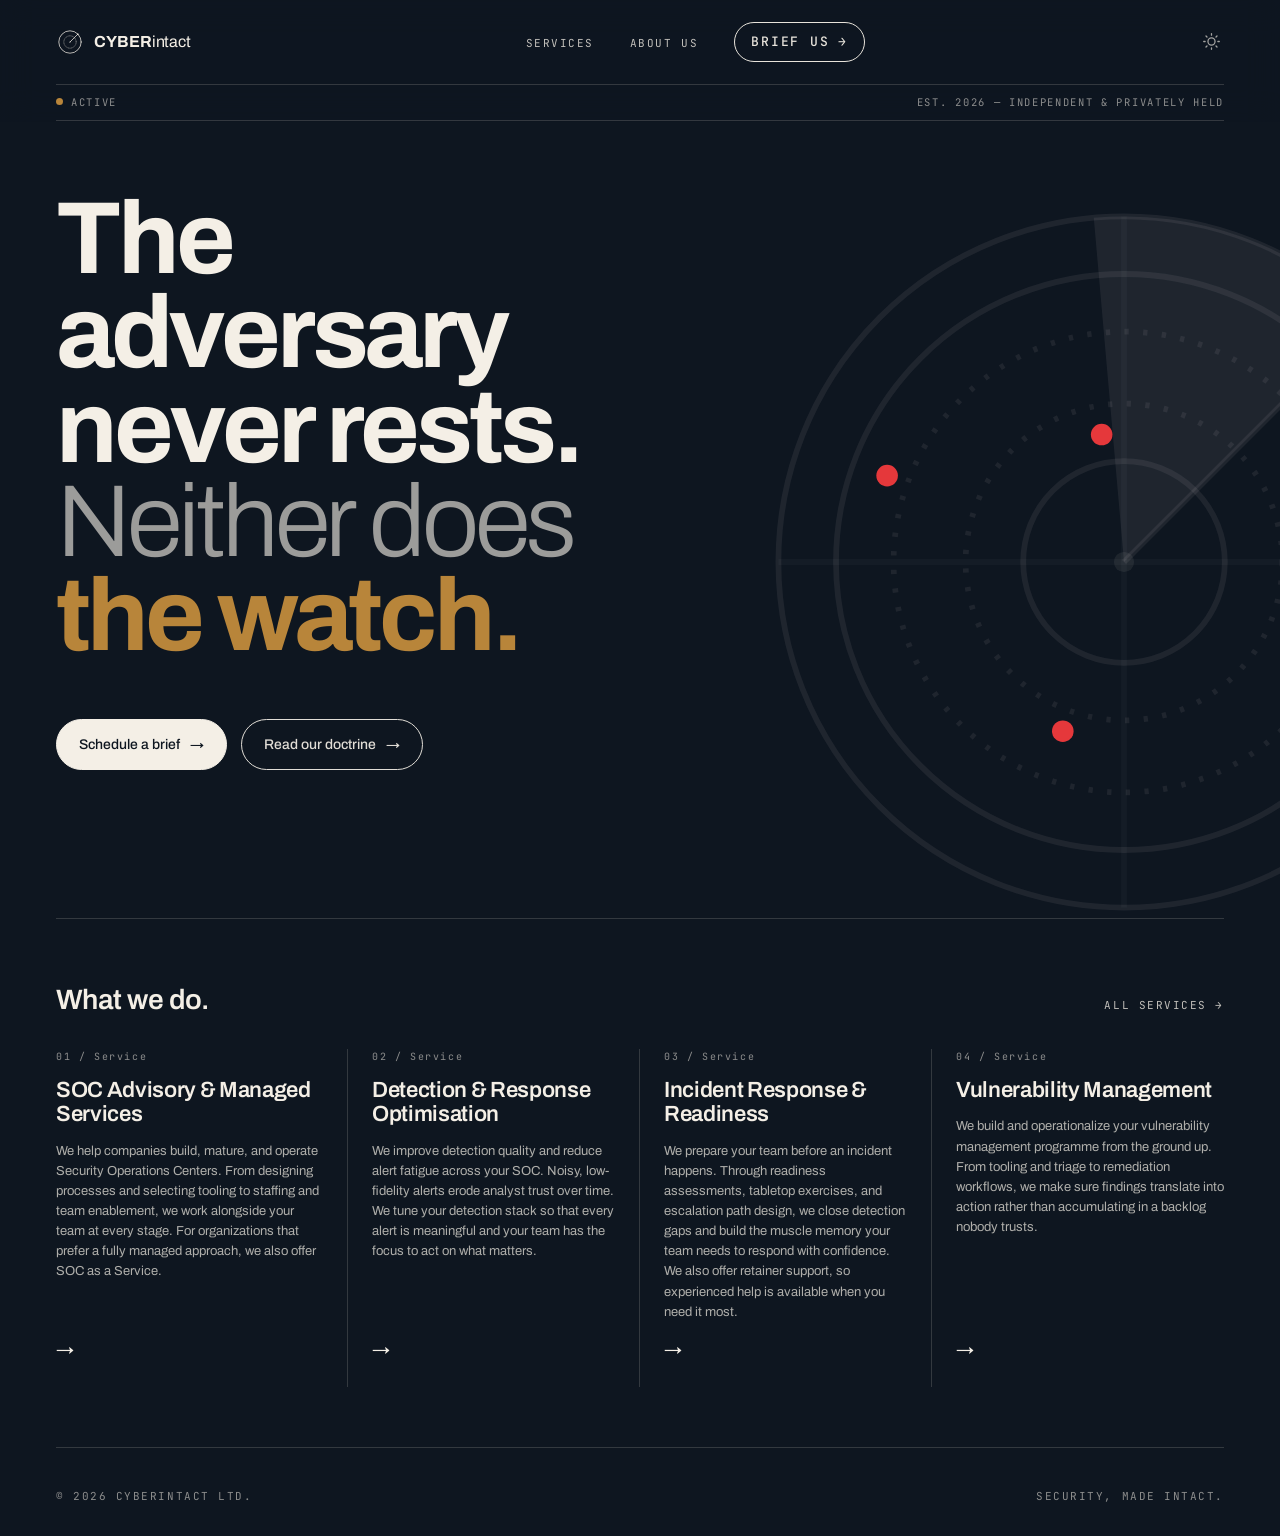
<file: index.html>
<!doctype html>
<html lang="en">
<head>
  <meta charset="utf-8" />

  <!-- Anti-flash script: reads the saved theme from storage and applies it
       before the page renders, preventing a visible flicker on load -->
  <script>try{var __t=localStorage.getItem('re-theme')||sessionStorage.getItem('re-theme');if(__t==='light')document.documentElement.dataset.theme='light';}catch(e){}</script>

  <!-- Tells the browser to match the device width and not zoom on mobile -->
  <meta name="viewport" content="width=device-width, initial-scale=1" />

  <!-- Browser tab title -->
  <title>CyberIntact — Security, made intact.</title>

  <!-- Description shown by search engines in results -->
  <meta name="description" content="A small consultancy that helps organisations understand where they are exposed, fix what matters most, and build the capability to stay ahead of threats over time." />

  <!-- SVG favicon shown in the browser tab -->
  <link rel="icon" type="image/svg+xml" href="logo.svg" />

  <!-- Early DNS connections for Google Fonts to reduce load time -->
  <link rel="preconnect" href="https://fonts.googleapis.com" />
  <link rel="preconnect" href="https://fonts.gstatic.com" crossorigin />

  <!-- Load the Archivo and JetBrains Mono font families from Google Fonts -->
  <link href="https://fonts.googleapis.com/css2?family=Archivo:wght@300;400;500;600;700;800&family=JetBrains+Mono:wght@400;500&display=swap" rel="stylesheet" />

  <!-- Main stylesheet -->
  <link rel="stylesheet" href="style.css" />
</head>
<body>

  <!-- ── Site header ────────────────────────────────────────────────────
       Sticky header spanning the full viewport width. The inner .wrap div
       constrains the nav content to the max-width like the rest of the page. -->
  <header>
  <div class="wrap">

    <!-- Primary navigation bar -->
    <nav class="nav" aria-label="Primary">

      <!-- Logo lockup: SVG icon + wordmark, links back to the homepage -->
      <a class="lockup" href="index.html" aria-label="CyberIntact home">
        <svg viewBox="0 0 100 100" fill="none" stroke="currentColor" stroke-width="2.6" stroke-linecap="round" aria-hidden="true">
          <circle cx="50" cy="50" r="40"/>
          <circle cx="50" cy="50" r="22" stroke-dasharray="1.5 4" stroke-opacity="0.55"/>
          <line x1="50" y1="50" x2="78" y2="22"/>
          <circle cx="78" cy="22" r="2.8" fill="currentColor" stroke="none"/>
          <circle cx="50" cy="50" r="1.8" fill="currentColor" stroke="none"/>
        </svg>
        <span>CYBER<em>intact</em></span>
      </a>

      <!-- Navigation links. "Brief us" has the .cta class for the pill style. -->
      <ul>
        <li><a href="services.html">Services</a></li>
        <li><a href="about_us.html">About us</a></li>
        <li><a class="cta" href="brief.html">Brief us</a></li>
      </ul>

      <!-- Dark / light theme toggle button. Icons are swapped via CSS. -->
      <button class="theme-toggle" aria-label="Switch to light theme">
        <!-- Sun icon: shown in dark mode -->
        <svg class="icon-sun" viewBox="0 0 24 24" fill="none" stroke="currentColor" stroke-width="1.8" stroke-linecap="round" aria-hidden="true">
          <circle cx="12" cy="12" r="5"/>
          <line x1="12" y1="1" x2="12" y2="3"/><line x1="12" y1="21" x2="12" y2="23"/>
          <line x1="4.22" y1="4.22" x2="5.64" y2="5.64"/><line x1="18.36" y1="18.36" x2="19.78" y2="19.78"/>
          <line x1="1" y1="12" x2="3" y2="12"/><line x1="21" y1="12" x2="23" y2="12"/>
          <line x1="4.22" y1="19.78" x2="5.64" y2="18.36"/><line x1="18.36" y1="5.64" x2="19.78" y2="4.22"/>
        </svg>
        <!-- Moon icon: shown in light mode -->
        <svg class="icon-moon" viewBox="0 0 24 24" fill="none" stroke="currentColor" stroke-width="1.8" stroke-linecap="round" aria-hidden="true">
          <path d="M21 12.79A9 9 0 1 1 11.21 3 7 7 0 0 0 21 12.79z"/>
        </svg>
      </button>
    </nav>

    <!-- Thin info bar below the nav: live status indicator and founding year -->
    <div class="meta-strip">
      <span><span class="live"></span>Active</span>
      <span>Est. 2026 — independent &amp; privately held</span>
    </div>
  </div>
  </header>

  <main class="wrap">

    <!-- ── Hero section ─────────────────────────────────────────────────
         Full-width hero with the main headline, CTA buttons, and the
         animated radar SVG decoration positioned to the right.          -->
    <section class="hero">

      <!-- Decorative animated radar SVG (hidden from screen readers) -->
      <div class="hero-deco" aria-hidden="true">
        <svg viewBox="0 0 100 100" fill="none" stroke="currentColor" stroke-width="0.8">
          <!-- Outer and inner static rings -->
          <circle cx="50" cy="50" r="48"/>
          <circle cx="50" cy="50" r="40"/>
          <!-- Dashed rings that spin slowly in CSS -->
          <circle cx="50" cy="50" r="32" stroke-dasharray="0.6 2" class="ring-spin-cw"/>
          <circle cx="50" cy="50" r="22" stroke-dasharray="0.6 2" class="ring-spin-ccw"/>
          <!-- Centre rings and dot -->
          <circle cx="50" cy="50" r="14"/>
          <circle cx="50" cy="50" r="1.4" fill="currentColor" stroke="none"/>
          <!-- Crosshair lines -->
          <line x1="2" y1="50" x2="98" y2="50" stroke-opacity="0.4"/>
          <line x1="50" y1="2" x2="50" y2="98" stroke-opacity="0.4"/>
          <!-- Rotating sweep arm and its trailing fill wedge -->
          <g class="radar-sweep">
            <rect width="100" height="100" fill="none" stroke="none"/>
            <path class="radar-trail" d="M 50 50 L 45.8 2.2 A 48 48 0 0 1 84 16 Z"/>
            <line x1="50" y1="50" x2="84" y2="16"/>
            <circle cx="84" cy="16" r="2" fill="currentColor" stroke="none"/>
          </g>
          <!-- Detection dots that flash when the sweep passes over them -->
          <g class="radar-detect" style="animation-delay:1.26s">
            <circle cx="78.2" cy="60.3" r="1.5" class="radar-detect-dot"/>
          </g>
          <g class="radar-detect" style="animation-delay:3.01s">
            <circle cx="41.5" cy="73.5" r="1.5" class="radar-detect-dot"/>
          </g>
          <g class="radar-detect" style="animation-delay:4.76s">
            <circle cx="17.1" cy="38.0" r="1.5" class="radar-detect-dot"/>
          </g>
          <g class="radar-detect" style="animation-delay:5.93s">
            <circle cx="46.9" cy="32.3" r="1.5" class="radar-detect-dot"/>
          </g>
        </svg>
      </div>

      <!-- Hero text and CTA buttons -->
      <div class="hero-grid">
        <div>
          <!-- Main headline -->
          <h1>
            The adversary<br/>
            never rests.<br/>
            <em>Neither does</em><br/>
            <span class="accent">the watch.</span>
          </h1>

          <!-- Call-to-action buttons: primary leads to the Brief page, ghost to About -->
          <div class="actions">
            <a class="btn primary" href="brief.html">Schedule a brief</a>
            <a class="btn ghost"   href="about_us.html">Read our doctrine</a>
          </div>
        </div>
      </div>
    </section>

    <!-- ── Service preview section ───────────────────────────────────────
         Four service cards giving a summary of each practice area.
         Links to the full Services page via the "All services →" link.  -->
    <section class="svc-preview">

      <!-- Section header with title and link to the full services list -->
      <div class="head">
        <h2>What we do.</h2>
        <a href="services.html">All services →</a>
      </div>

      <!-- Four-column grid of service summary cards -->
      <div class="svc-grid">

        <!-- Service card 01: SOC Advisory & Managed Services -->
        <article class="svc-card">
          <div class="num">01 / Service</div>
          <h3>SOC Advisory & Managed Services</h3>
          <p>We help companies build, mature, and operate Security Operations Centers. From designing processes and selecting tooling to staffing and team enablement, we work alongside your team at every stage. For organizations that prefer a fully managed approach, we also offer SOC as a Service.</p>
          <div class="arrow">→</div>
        </article>

        <!-- Service card 02: Detection & Response Optimisation -->
        <article class="svc-card">
          <div class="num">02 / Service</div>
          <h3>Detection & Response Optimisation</h3>
          <p>We improve detection quality and reduce alert fatigue across your SOC. Noisy, low-fidelity alerts erode analyst trust over time. We tune your detection stack so that every alert is meaningful and your team has the focus to act on what matters.</p>
          <div class="arrow">→</div>
        </article>

        <!-- Service card 03: Incident Response & Readiness -->
        <article class="svc-card">
          <div class="num">03 / Service</div>
          <h3>Incident Response & Readiness</h3>
          <p>We prepare your team before an incident happens. Through readiness assessments, tabletop exercises, and escalation path design, we close detection gaps and build the muscle memory your team needs to respond with confidence. We also offer retainer support, so experienced help is available when you need it most.</p>
          <div class="arrow">→</div>
        </article>

        <!-- Service card 04: Vulnerability Management -->
        <article class="svc-card">
          <div class="num">04 / Service</div>
          <h3>Vulnerability Management</h3>
          <p>We build and operationalize your vulnerability management programme from the ground up. From tooling and triage to remediation workflows, we make sure findings translate into action rather than accumulating in a backlog nobody trusts.</p>
          <div class="arrow">→</div>
        </article>

      </div>
    </section>

    <!-- ── Site footer ────────────────────────────────────────────────── -->
    <footer class="site">
      <span>© 2026 CyberIntact Ltd.</span>
      <span>Security, made intact.</span>
    </footer>

  </main>

  <!-- Main JavaScript: theme toggle, sticky header, scroll-reveal -->
  <script src="site.js"></script>
</body>
</html>
</file>
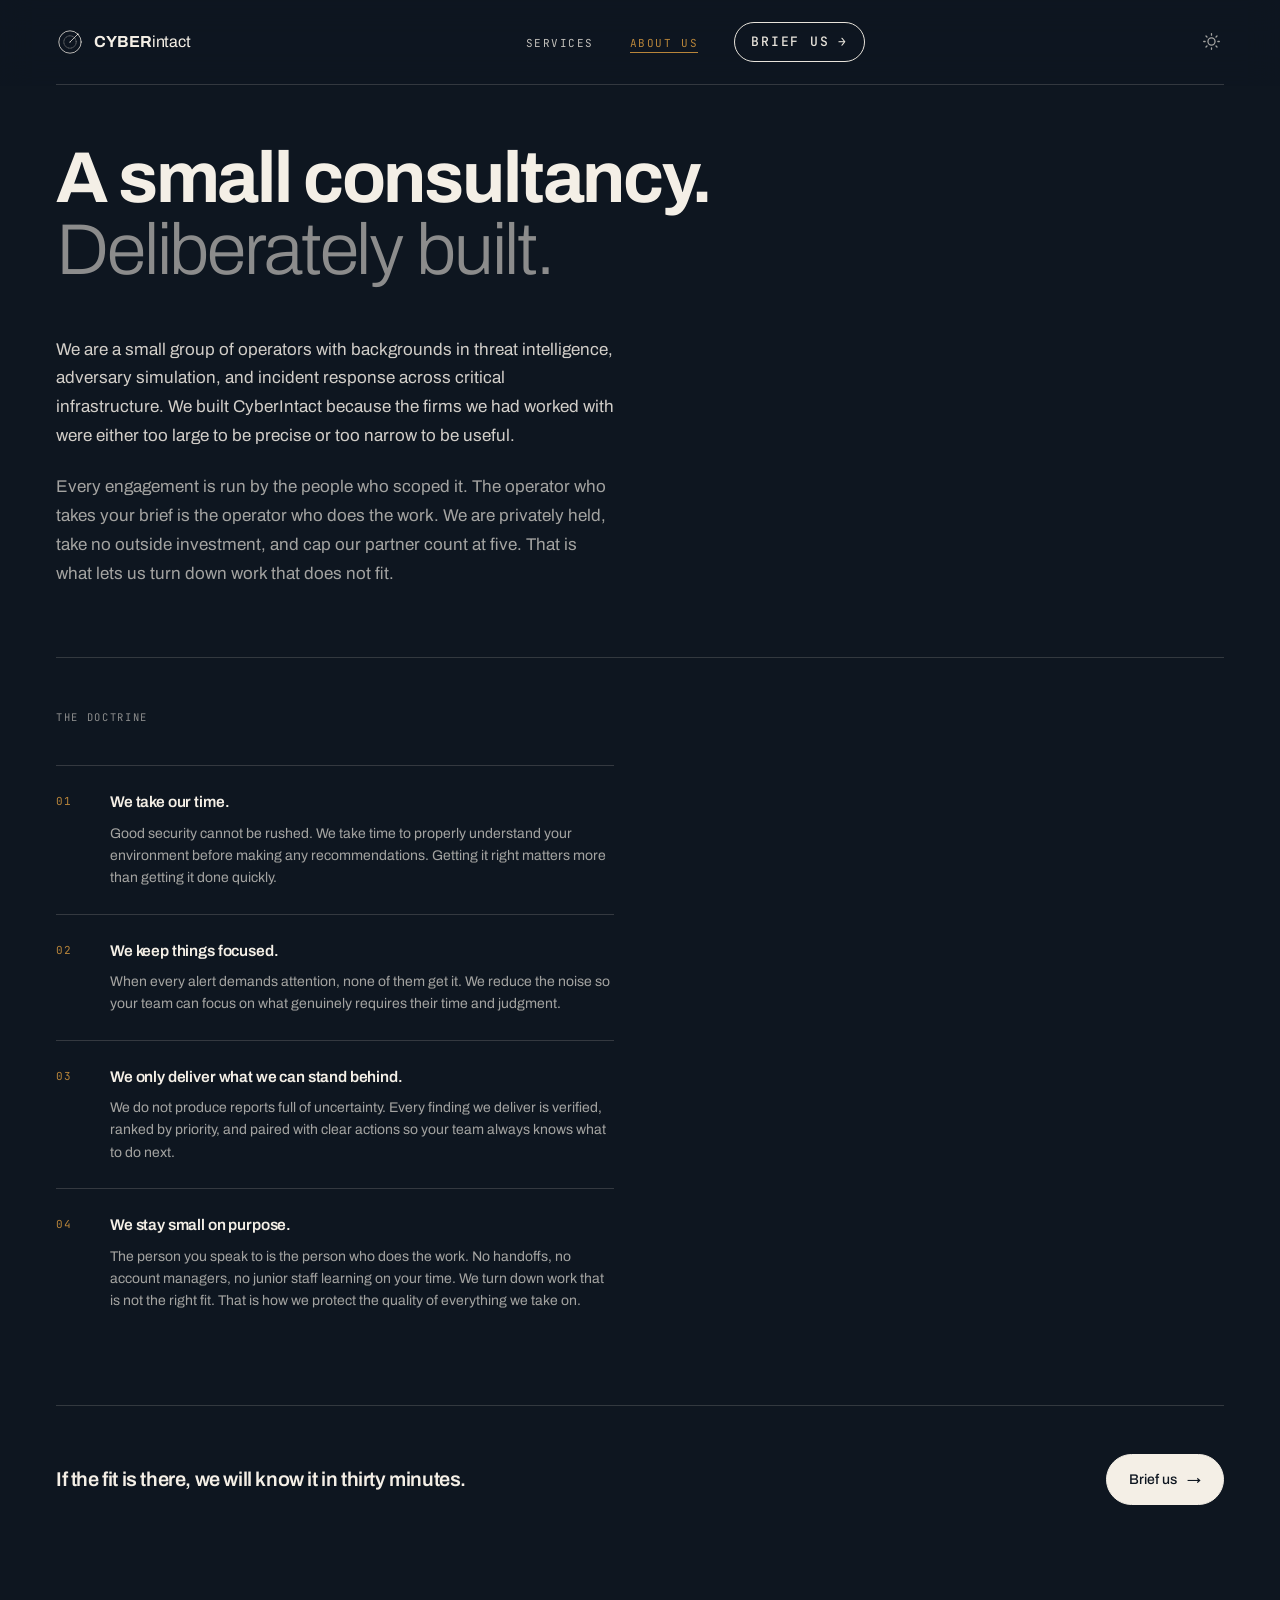
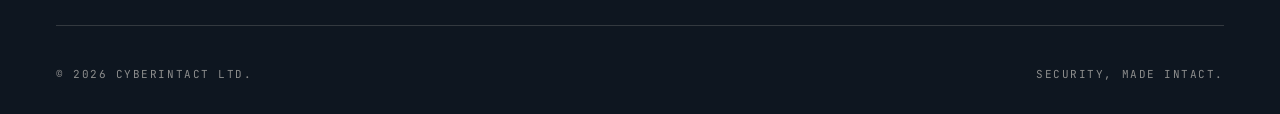
<file: about_us.html>
<!doctype html>
<html lang="en">
<head>
  <meta charset="utf-8" />

  <!-- Anti-flash script: reads the saved theme from storage and applies it
       before the page renders, preventing a visible flicker on load -->
  <script>try{var __t=localStorage.getItem('re-theme')||sessionStorage.getItem('re-theme');if(__t==='light')document.documentElement.dataset.theme='light';}catch(e){}</script>

  <!-- Tells the browser to match the device width and not zoom on mobile -->
  <meta name="viewport" content="width=device-width, initial-scale=1" />

  <!-- Browser tab title -->
  <title>About — CyberIntact</title>

  <!-- Description shown by search engines in results -->
  <meta name="description" content="A small consultancy. A doctrine built around patience, restraint, and accuracy." />

  <!-- SVG favicon shown in the browser tab -->
  <link rel="icon" type="image/svg+xml" href="logo.svg" />

  <!-- Early DNS connections for Google Fonts to reduce load time -->
  <link rel="preconnect" href="https://fonts.googleapis.com" />
  <link rel="preconnect" href="https://fonts.gstatic.com" crossorigin />

  <!-- Load the Archivo and JetBrains Mono font families from Google Fonts -->
  <link href="https://fonts.googleapis.com/css2?family=Archivo:wght@300;400;500;600;700;800&family=JetBrains+Mono:wght@400;500&display=swap" rel="stylesheet" />

  <!-- Main stylesheet -->
  <link rel="stylesheet" href="style.css" />
</head>
<body>

  <!-- ── Site header ────────────────────────────────────────────────────
       Sticky header spanning the full viewport width. The inner .wrap div
       constrains the nav content to the max-width like the rest of the page. -->
  <header>
  <div class="wrap">

    <!-- Primary navigation bar -->
    <nav class="nav" aria-label="Primary">

      <!-- Logo lockup: SVG icon + wordmark, links back to the homepage -->
      <a class="lockup" href="index.html">
        <svg viewBox="0 0 100 100" fill="none" stroke="currentColor" stroke-width="2.6" stroke-linecap="round" aria-hidden="true">
          <circle cx="50" cy="50" r="40"/>
          <circle cx="50" cy="50" r="22" stroke-dasharray="1.5 4" stroke-opacity="0.55"/>
          <line x1="50" y1="50" x2="78" y2="22"/>
          <circle cx="78" cy="22" r="2.8" fill="currentColor" stroke="none"/>
          <circle cx="50" cy="50" r="1.8" fill="currentColor" stroke="none"/>
        </svg>
        <span>CYBER<em>intact</em></span>
      </a>

      <!-- Navigation links. "About us" has .active since this is the About page. -->
      <ul>
        <li><a href="services.html">Services</a></li>
        <li><a class="active" href="about_us.html">About us</a></li>
        <li><a class="cta" href="brief.html">Brief us</a></li>
      </ul>

      <!-- Dark / light theme toggle button. Icons are swapped via CSS. -->
      <button class="theme-toggle" aria-label="Switch to light theme">
        <!-- Sun icon: shown in dark mode -->
        <svg class="icon-sun" viewBox="0 0 24 24" fill="none" stroke="currentColor" stroke-width="1.8" stroke-linecap="round" aria-hidden="true">
          <circle cx="12" cy="12" r="5"/>
          <line x1="12" y1="1" x2="12" y2="3"/><line x1="12" y1="21" x2="12" y2="23"/>
          <line x1="4.22" y1="4.22" x2="5.64" y2="5.64"/><line x1="18.36" y1="18.36" x2="19.78" y2="19.78"/>
          <line x1="1" y1="12" x2="3" y2="12"/><line x1="21" y1="12" x2="23" y2="12"/>
          <line x1="4.22" y1="19.78" x2="5.64" y2="18.36"/><line x1="18.36" y1="5.64" x2="19.78" y2="4.22"/>
        </svg>
        <!-- Moon icon: shown in light mode -->
        <svg class="icon-moon" viewBox="0 0 24 24" fill="none" stroke="currentColor" stroke-width="1.8" stroke-linecap="round" aria-hidden="true">
          <path d="M21 12.79A9 9 0 1 1 11.21 3 7 7 0 0 0 21 12.79z"/>
        </svg>
      </button>
    </nav>
  </div>
  </header>

  <main class="wrap">

    <!-- ── Page hero ─────────────────────────────────────────────────────
         Inner-page hero with the section heading. -->
    <section class="phero">
      <h1>A small consultancy.<br><em>Deliberately built.</em></h1>
    </section>

    <!-- ── About body copy ───────────────────────────────────────────────
         Two paragraphs introducing who CyberIntact is and how they work. -->
    <section style="padding:0 0 68px; max-width:62ch;">
      <p style="font-size:17px; line-height:1.7; color:var(--text-hi); margin:0 0 22px; text-wrap:pretty;">We are a small group of operators with backgrounds in threat intelligence, adversary simulation, and incident response across critical infrastructure. We built CyberIntact because the firms we had worked with were either too large to be precise or too narrow to be useful.</p>
      <p style="font-size:17px; line-height:1.7; color:var(--text-lo); margin:0; text-wrap:pretty;">Every engagement is run by the people who scoped it. The operator who takes your brief is the operator who does the work. We are privately held, take no outside investment, and cap our partner count at five. That is what lets us turn down work that does not fit.</p>
    </section>

    <!-- ── Doctrine section ──────────────────────────────────────────────
         Four numbered principles that define how CyberIntact operates.   -->
    <section style="border-top:1px solid var(--rule-d); padding:52px 0 68px;">

      <!-- Section label -->
      <div style="font-family:'JetBrains Mono',monospace; font-size:10.5px; letter-spacing:0.16em; text-transform:uppercase; color:var(--muted-d); margin-bottom:40px;">The doctrine</div>

      <!-- Numbered list of doctrine principles -->
      <ol class="doctrine" style="list-style:none; padding:0; margin:0; max-width:62ch; display:grid; gap:0;">

        <!-- Principle 01 -->
        <li style="display:grid; grid-template-columns:36px 1fr; gap:18px; padding:24px 0; border-top:1px solid var(--rule-d);">
          <span style="font-family:'JetBrains Mono',monospace; font-size:11px; color:var(--amber); padding-top:3px; letter-spacing:0.1em;">01</span>
          <div>
            <b style="font-weight:600; font-size:15.5px; letter-spacing:-0.01em; display:block; margin-bottom:9px;">We take our time.</b>
            <p style="font-size:14px; line-height:1.6; color:var(--text-lo); margin:0;">Good security cannot be rushed. We take time to properly understand your environment before making any recommendations. Getting it right matters more than getting it done quickly.</p>
          </div>
        </li>

        <!-- Principle 02 -->
        <li style="display:grid; grid-template-columns:36px 1fr; gap:18px; padding:24px 0; border-top:1px solid var(--rule-d);">
          <span style="font-family:'JetBrains Mono',monospace; font-size:11px; color:var(--amber); padding-top:3px; letter-spacing:0.1em;">02</span>
          <div>
            <b style="font-weight:600; font-size:15.5px; letter-spacing:-0.01em; display:block; margin-bottom:9px;">We keep things focused.</b>
            <p style="font-size:14px; line-height:1.6; color:var(--text-lo); margin:0;">When every alert demands attention, none of them get it. We reduce the noise so your team can focus on what genuinely requires their time and judgment.</p>
          </div>
        </li>

        <!-- Principle 03 -->
        <li style="display:grid; grid-template-columns:36px 1fr; gap:18px; padding:24px 0; border-top:1px solid var(--rule-d);">
          <span style="font-family:'JetBrains Mono',monospace; font-size:11px; color:var(--amber); padding-top:3px; letter-spacing:0.1em;">03</span>
          <div>
            <b style="font-weight:600; font-size:15.5px; letter-spacing:-0.01em; display:block; margin-bottom:9px;">We only deliver what we can stand behind.</b>
            <p style="font-size:14px; line-height:1.6; color:var(--text-lo); margin:0;">We do not produce reports full of uncertainty. Every finding we deliver is verified, ranked by priority, and paired with clear actions so your team always knows what to do next.</p>
          </div>
        </li>

        <!-- Principle 04 -->
        <li style="display:grid; grid-template-columns:36px 1fr; gap:18px; padding:24px 0; border-top:1px solid var(--rule-d);">
          <span style="font-family:'JetBrains Mono',monospace; font-size:11px; color:var(--amber); padding-top:3px; letter-spacing:0.1em;">04</span>
          <div>
            <b style="font-weight:600; font-size:15.5px; letter-spacing:-0.01em; display:block; margin-bottom:9px;">We stay small on purpose.</b>
            <p style="font-size:14px; line-height:1.6; color:var(--text-lo); margin:0;">The person you speak to is the person who does the work. No handoffs, no account managers, no junior staff learning on your time. We turn down work that is not the right fit. That is how we protect the quality of everything we take on.</p>
          </div>
        </li>

      </ol>
    </section>

    <!-- ── Bottom CTA strip ──────────────────────────────────────────────
         Closing prompt that leads visitors to the Brief page.            -->
    <section style="border-top:1px solid var(--rule-d); padding:48px 0 60px; display:flex; justify-content:space-between; align-items:center; gap:40px; flex-wrap:wrap;">
      <p style="font-size:20px; font-weight:600; letter-spacing:-0.02em; margin:0; line-height:1.2;">If the fit is there, we will know it in thirty minutes.</p>
      <a class="btn primary" href="brief.html">Brief us</a>
    </section>

    <!-- ── Site footer ────────────────────────────────────────────────── -->
    <footer class="site">
      <span>© 2026 CyberIntact Ltd.</span>
      <span>Security, made intact.</span>
    </footer>
  </main>

  <!-- Main JavaScript: theme toggle, sticky header, scroll-reveal -->
  <script src="site.js"></script>
</body>
</html>
</file>
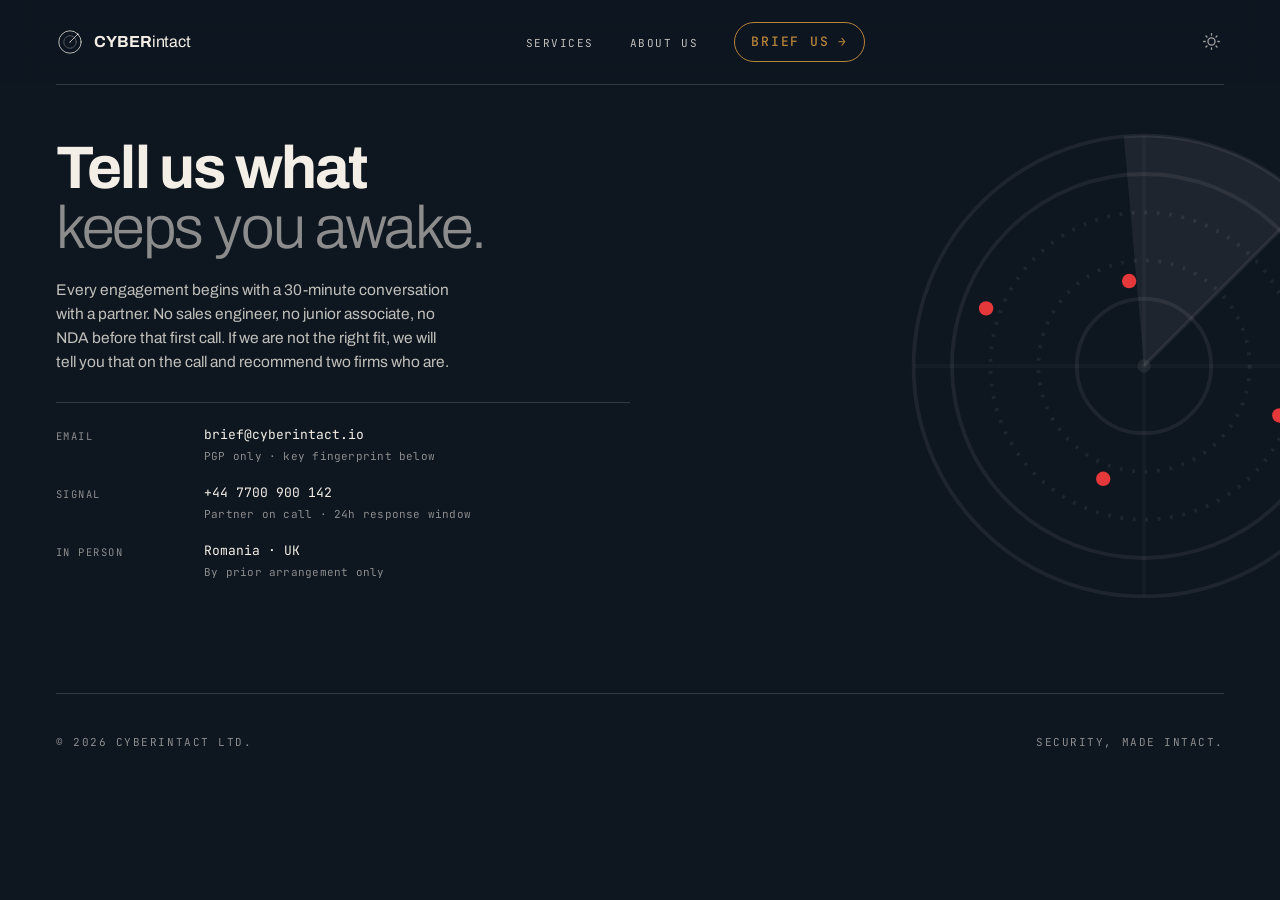
<file: brief.html>
<!doctype html>
<html lang="en">
<head>
  <meta charset="utf-8" />

  <!-- Anti-flash script: reads the saved theme from storage and applies it
       before the page renders, preventing a visible flicker on load -->
  <script>try{var __t=localStorage.getItem('re-theme')||sessionStorage.getItem('re-theme');if(__t==='light')document.documentElement.dataset.theme='light';}catch(e){}</script>

  <!-- Tells the browser to match the device width and not zoom on mobile -->
  <meta name="viewport" content="width=device-width, initial-scale=1" />

  <!-- Browser tab title -->
  <title>Brief us — CyberIntact</title>

  <!-- Description shown by search engines in results -->
  <meta name="description" content="Three encrypted channels. One short form." />

  <!-- SVG favicon shown in the browser tab -->
  <link rel="icon" type="image/svg+xml" href="logo.svg" />

  <!-- Early DNS connections for Google Fonts to reduce load time -->
  <link rel="preconnect" href="https://fonts.googleapis.com" />
  <link rel="preconnect" href="https://fonts.gstatic.com" crossorigin />

  <!-- Load the Archivo and JetBrains Mono font families from Google Fonts -->
  <link href="https://fonts.googleapis.com/css2?family=Archivo:wght@300;400;500;600;700;800&family=JetBrains+Mono:wght@400;500&display=swap" rel="stylesheet" />

  <!-- Main stylesheet -->
  <link rel="stylesheet" href="style.css" />
</head>
<body>

  <!-- ── Site header ────────────────────────────────────────────────────
       Sticky header spanning the full viewport width. The inner .wrap div
       constrains the nav content to the max-width like the rest of the page. -->
  <header>
  <div class="wrap">

    <!-- Primary navigation bar -->
    <nav class="nav" aria-label="Primary">

      <!-- Logo lockup: SVG icon + wordmark, links back to the homepage -->
      <a class="lockup" href="index.html">
        <svg viewBox="0 0 100 100" fill="none" stroke="currentColor" stroke-width="2.6" stroke-linecap="round" aria-hidden="true">
          <circle cx="50" cy="50" r="40"/>
          <circle cx="50" cy="50" r="22" stroke-dasharray="1.5 4" stroke-opacity="0.55"/>
          <line x1="50" y1="50" x2="78" y2="22"/>
          <circle cx="78" cy="22" r="2.8" fill="currentColor" stroke="none"/>
          <circle cx="50" cy="50" r="1.8" fill="currentColor" stroke="none"/>
        </svg>
        <span>CYBER<em>intact</em></span>
      </a>

      <!-- Navigation links. "Brief us" has .cta .active since this is the Brief page. -->
      <ul>
        <li><a href="services.html">Services</a></li>
        <li><a href="about_us.html">About us</a></li>
        <li><a class="cta active" href="brief.html">Brief us</a></li>
      </ul>

      <!-- Dark / light theme toggle button. Icons are swapped via CSS. -->
      <button class="theme-toggle" aria-label="Switch to light theme">
        <!-- Sun icon: shown in dark mode -->
        <svg class="icon-sun" viewBox="0 0 24 24" fill="none" stroke="currentColor" stroke-width="1.8" stroke-linecap="round" aria-hidden="true">
          <circle cx="12" cy="12" r="5"/>
          <line x1="12" y1="1" x2="12" y2="3"/><line x1="12" y1="21" x2="12" y2="23"/>
          <line x1="4.22" y1="4.22" x2="5.64" y2="5.64"/><line x1="18.36" y1="18.36" x2="19.78" y2="19.78"/>
          <line x1="1" y1="12" x2="3" y2="12"/><line x1="21" y1="12" x2="23" y2="12"/>
          <line x1="4.22" y1="19.78" x2="5.64" y2="18.36"/><line x1="18.36" y1="5.64" x2="19.78" y2="4.22"/>
        </svg>
        <!-- Moon icon: shown in light mode -->
        <svg class="icon-moon" viewBox="0 0 24 24" fill="none" stroke="currentColor" stroke-width="1.8" stroke-linecap="round" aria-hidden="true">
          <path d="M21 12.79A9 9 0 1 1 11.21 3 7 7 0 0 0 21 12.79z"/>
        </svg>
      </button>
    </nav>
  </div>
  </header>

  <main class="wrap">

    <!-- ── Brief section ─────────────────────────────────────────────────
         Two-column layout: headline and contact channels on the left,
         decorative animated radar SVG on the right.                     -->
    <section class="brief">

      <!-- Decorative animated radar SVG (hidden from screen readers) -->
      <div class="hero-deco" aria-hidden="true">
        <svg viewBox="0 0 100 100" fill="none" stroke="currentColor" stroke-width="0.8">
          <!-- Outer and inner static rings -->
          <circle cx="50" cy="50" r="48"/>
          <circle cx="50" cy="50" r="40"/>
          <!-- Dashed rings that spin slowly in CSS -->
          <circle cx="50" cy="50" r="32" stroke-dasharray="0.6 2" class="ring-spin-cw"/>
          <circle cx="50" cy="50" r="22" stroke-dasharray="0.6 2" class="ring-spin-ccw"/>
          <!-- Centre rings and dot -->
          <circle cx="50" cy="50" r="14"/>
          <circle cx="50" cy="50" r="1.4" fill="currentColor" stroke="none"/>
          <!-- Crosshair lines -->
          <line x1="2" y1="50" x2="98" y2="50" stroke-opacity="0.4"/>
          <line x1="50" y1="2" x2="50" y2="98" stroke-opacity="0.4"/>
          <!-- Rotating sweep arm and its trailing fill wedge -->
          <g class="radar-sweep">
            <rect width="100" height="100" fill="none" stroke="none"/>
            <path class="radar-trail" d="M 50 50 L 45.8 2.2 A 48 48 0 0 1 84 16 Z"/>
            <line x1="50" y1="50" x2="84" y2="16"/>
            <circle cx="84" cy="16" r="2" fill="currentColor" stroke="none"/>
          </g>
          <!-- Detection dots that flash when the sweep passes over them -->
          <g class="radar-detect" style="animation-delay:1.26s">
            <circle cx="78.2" cy="60.3" r="1.5" class="radar-detect-dot"/>
          </g>
          <g class="radar-detect" style="animation-delay:3.01s">
            <circle cx="41.5" cy="73.5" r="1.5" class="radar-detect-dot"/>
          </g>
          <g class="radar-detect" style="animation-delay:4.76s">
            <circle cx="17.1" cy="38.0" r="1.5" class="radar-detect-dot"/>
          </g>
          <g class="radar-detect" style="animation-delay:5.93s">
            <circle cx="46.9" cy="32.3" r="1.5" class="radar-detect-dot"/>
          </g>
        </svg>
      </div>

      <!-- Left column: headline, intro copy, and contact channels -->
      <div class="left">

        <!-- Page heading -->
        <h1>Tell us what <em>keeps you awake.</em></h1>

        <!-- Introductory paragraph explaining how the first call works -->
        <p class="copy">Every engagement begins with a 30-minute conversation with a partner. No sales engineer, no junior associate, no NDA before that first call. If we are not the right fit, we will tell you that on the call and recommend two firms who are.</p>

        <!-- Contact channels: each row shows a channel label and its value -->
        <div class="channels">

          <!-- Email channel -->
          <div class="ch">
            <span class="k">Email</span>
            <span class="v">brief@cyberintact.io<small>PGP only · key fingerprint below</small></span>
          </div>

          <!-- Signal channel -->
          <div class="ch">
            <span class="k">Signal</span>
            <span class="v">+44 7700 900 142<small>Partner on call · 24h response window</small></span>
          </div>

          <!-- In-person meeting locations -->
          <div class="ch">
            <span class="k">In person</span>
            <span class="v">Romania · UK<small>By prior arrangement only</small></span>
          </div>

        </div>
      </div>

    </section>

    <!-- ── Site footer ────────────────────────────────────────────────── -->
    <footer class="site">
      <span>© 2026 CyberIntact Ltd.</span>
      <span>Security, made intact.</span>
    </footer>
  </main>

  <!-- Main JavaScript: theme toggle, sticky header, scroll-reveal -->
  <script src="site.js"></script>
</body>
</html>
</file>
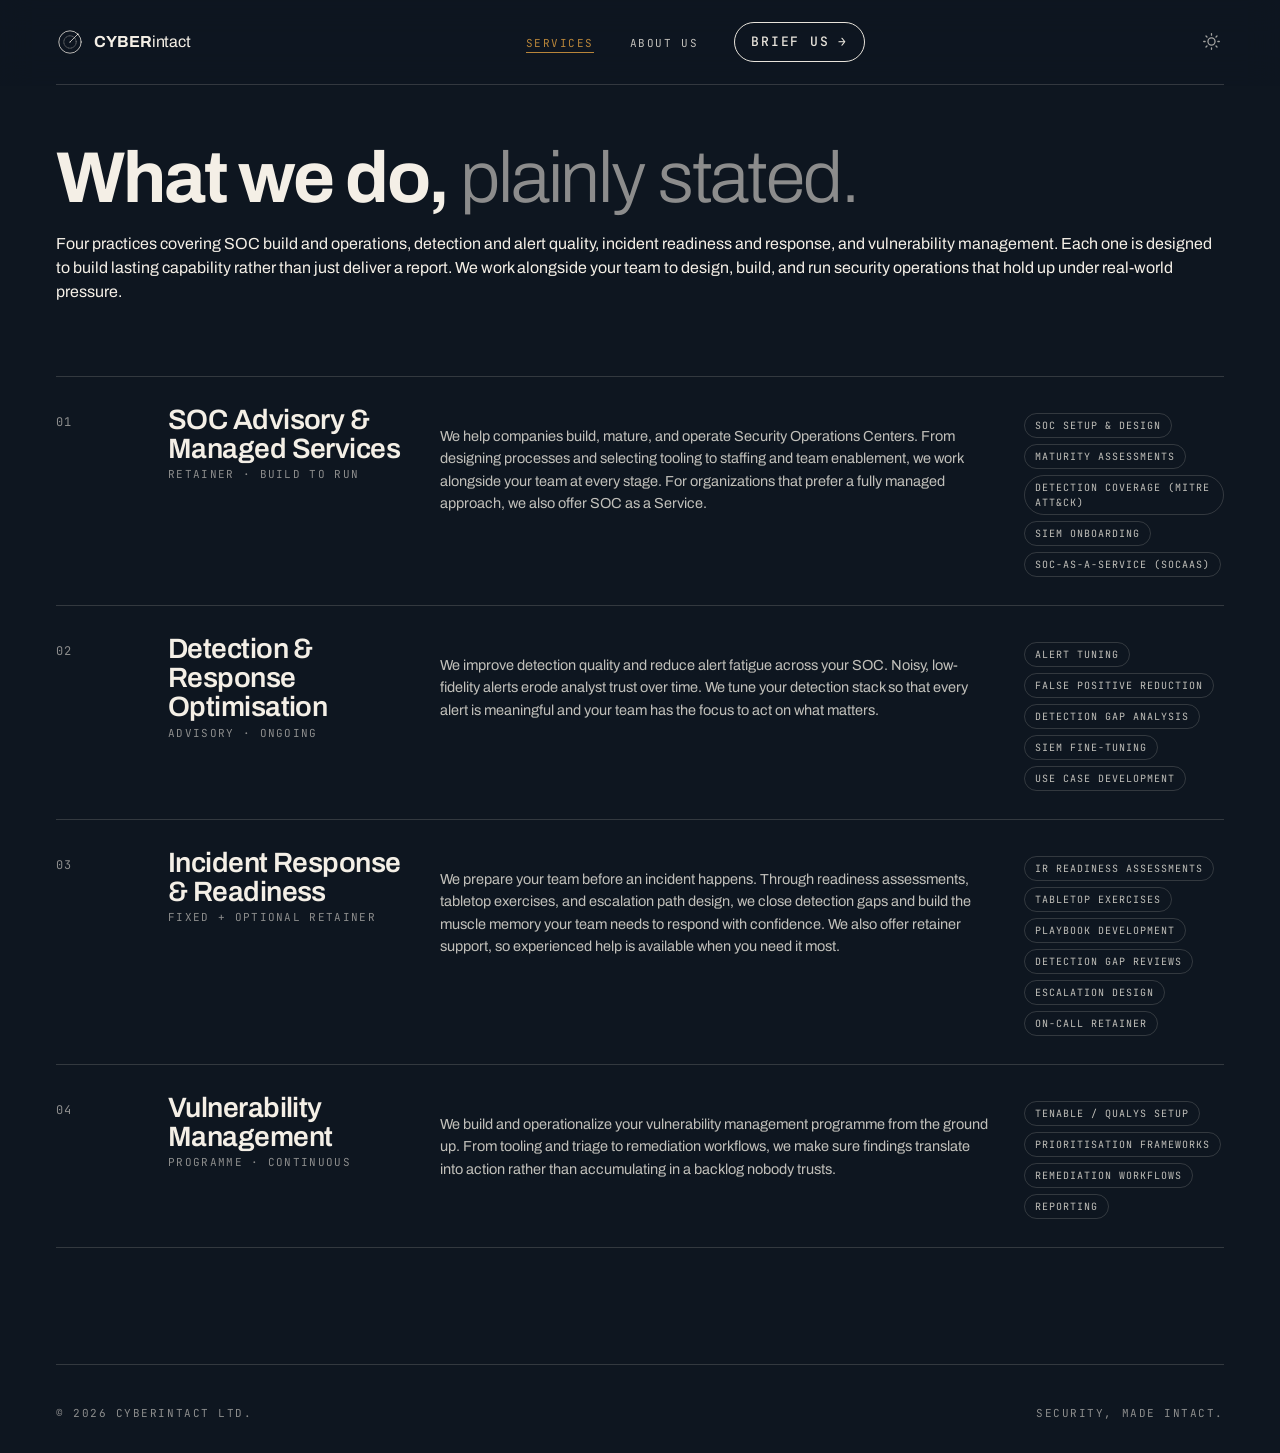
<file: services.html>
<!doctype html>
<html lang="en">
<head>
  <meta charset="utf-8" />

  <!-- Anti-flash script: reads the saved theme from storage and applies it
       before the page renders, preventing a visible flicker on load -->
  <script>try{var __t=localStorage.getItem('re-theme')||sessionStorage.getItem('re-theme');if(__t==='light')document.documentElement.dataset.theme='light';}catch(e){}</script>

  <!-- Tells the browser to match the device width and not zoom on mobile -->
  <meta name="viewport" content="width=device-width, initial-scale=1" />

  <!-- Browser tab title -->
  <title>Services — CyberIntact</title>

  <!-- Description shown by search engines in results -->
  <meta name="description" content="Four practices: SOC Advisory & Managed Services, Detection & Response Optimisation, Incident Response & Readiness, and Vulnerability Management." />

  <!-- SVG favicon shown in the browser tab -->
  <link rel="icon" type="image/svg+xml" href="logo.svg" />

  <!-- Early DNS connections for Google Fonts to reduce load time -->
  <link rel="preconnect" href="https://fonts.googleapis.com" />
  <link rel="preconnect" href="https://fonts.gstatic.com" crossorigin />

  <!-- Load the Archivo and JetBrains Mono font families from Google Fonts -->
  <link href="https://fonts.googleapis.com/css2?family=Archivo:wght@300;400;500;600;700;800&family=JetBrains+Mono:wght@400;500&display=swap" rel="stylesheet" />

  <!-- Main stylesheet -->
  <link rel="stylesheet" href="style.css" />
</head>
<body>

  <!-- ── Site header ────────────────────────────────────────────────────
       Sticky header spanning the full viewport width. The inner .wrap div
       constrains the nav content to the max-width like the rest of the page. -->
  <header>
  <div class="wrap">

    <!-- Primary navigation bar -->
    <nav class="nav" aria-label="Primary">

      <!-- Logo lockup: SVG icon + wordmark, links back to the homepage -->
      <a class="lockup" href="index.html" aria-label="CyberIntact home">
        <svg viewBox="0 0 100 100" fill="none" stroke="currentColor" stroke-width="2.6" stroke-linecap="round" aria-hidden="true">
          <circle cx="50" cy="50" r="40"/>
          <circle cx="50" cy="50" r="22" stroke-dasharray="1.5 4" stroke-opacity="0.55"/>
          <line x1="50" y1="50" x2="78" y2="22"/>
          <circle cx="78" cy="22" r="2.8" fill="currentColor" stroke="none"/>
          <circle cx="50" cy="50" r="1.8" fill="currentColor" stroke="none"/>
        </svg>
        <span>CYBER<em>intact</em></span>
      </a>

      <!-- Navigation links. "Services" has .active since this is the Services page. -->
      <ul>
        <li><a class="active" href="services.html">Services</a></li>
        <li><a href="about_us.html">About us</a></li>
        <li><a class="cta" href="brief.html">Brief us</a></li>
      </ul>

      <!-- Dark / light theme toggle button. Icons are swapped via CSS. -->
      <button class="theme-toggle" aria-label="Switch to light theme">
        <!-- Sun icon: shown in dark mode -->
        <svg class="icon-sun" viewBox="0 0 24 24" fill="none" stroke="currentColor" stroke-width="1.8" stroke-linecap="round" aria-hidden="true">
          <circle cx="12" cy="12" r="5"/>
          <line x1="12" y1="1" x2="12" y2="3"/><line x1="12" y1="21" x2="12" y2="23"/>
          <line x1="4.22" y1="4.22" x2="5.64" y2="5.64"/><line x1="18.36" y1="18.36" x2="19.78" y2="19.78"/>
          <line x1="1" y1="12" x2="3" y2="12"/><line x1="21" y1="12" x2="23" y2="12"/>
          <line x1="4.22" y1="19.78" x2="5.64" y2="18.36"/><line x1="18.36" y1="5.64" x2="19.78" y2="4.22"/>
        </svg>
        <!-- Moon icon: shown in light mode -->
        <svg class="icon-moon" viewBox="0 0 24 24" fill="none" stroke="currentColor" stroke-width="1.8" stroke-linecap="round" aria-hidden="true">
          <path d="M21 12.79A9 9 0 1 1 11.21 3 7 7 0 0 0 21 12.79z"/>
        </svg>
      </button>
    </nav>
  </div>
  </header>

  <main class="wrap">

    <!-- ── Page hero ─────────────────────────────────────────────────────
         Inner-page hero with the section heading and a lede paragraph.  -->
    <section class="phero">
      <h1>What we do, <em>plainly stated.</em></h1>
      <p class="lede">Four practices covering SOC build and operations, detection and alert quality, incident readiness and response, and vulnerability management. Each one is designed to build lasting capability rather than just deliver a report. We work alongside your team to design, build, and run security operations that hold up under real-world pressure.</p>
    </section>

    <!-- ── Services list ─────────────────────────────────────────────────
         Four detailed service rows, each with an index, name, description,
         and pill tags listing the specific deliverables.                 -->
    <section class="svc-list">

      <!-- Service row 01: SOC Advisory & Managed Services -->
      <article class="svc-row">
        <div class="ix">01</div>
        <div class="name">SOC Advisory &amp; Managed Services<small>RETAINER · BUILD TO RUN</small></div>
        <p class="desc">We help companies build, mature, and operate Security Operations Centers. From designing processes and selecting tooling to staffing and team enablement, we work alongside your team at every stage. For organizations that prefer a fully managed approach, we also offer SOC as a Service.</p>
        <!-- Pill tags listing the specific deliverables for this service -->
        <div class="pills">
          <span class="pill">SOC Setup & Design</span>
          <span class="pill">Maturity Assessments</span>
          <span class="pill">Detection Coverage (MITRE ATT&amp;CK)</span>
          <span class="pill">SIEM Onboarding</span>
          <span class="pill">SOC-as-a-Service (SOCaaS)</span>
        </div>
      </article>

      <!-- Service row 02: Detection & Response Optimisation -->
      <article class="svc-row">
        <div class="ix">02</div>
        <div class="name">Detection &amp; Response Optimisation<small>ADVISORY · ONGOING</small></div>
        <p class="desc">We improve detection quality and reduce alert fatigue across your SOC. Noisy, low-fidelity alerts erode analyst trust over time. We tune your detection stack so that every alert is meaningful and your team has the focus to act on what matters.</p>
        <!-- Pill tags listing the specific deliverables for this service -->
        <div class="pills">
          <span class="pill">Alert Tuning</span>
          <span class="pill">False Positive Reduction</span>
          <span class="pill">Detection Gap Analysis</span>
          <span class="pill">SIEM Fine-Tuning</span>
          <span class="pill">Use Case Development</span>
        </div>
      </article>

      <!-- Service row 03: Incident Response & Readiness -->
      <article class="svc-row">
        <div class="ix">03</div>
        <div class="name">Incident Response &amp; Readiness<small>FIXED + OPTIONAL RETAINER</small></div>
        <p class="desc">We prepare your team before an incident happens. Through readiness assessments, tabletop exercises, and escalation path design, we close detection gaps and build the muscle memory your team needs to respond with confidence. We also offer retainer support, so experienced help is available when you need it most.</p>
        <!-- Pill tags listing the specific deliverables for this service -->
        <div class="pills">
          <span class="pill">IR Readiness Assessments</span>
          <span class="pill">Tabletop Exercises</span>
          <span class="pill">Playbook Development</span>
          <span class="pill">Detection Gap Reviews</span>
          <span class="pill">Escalation Design</span>
          <span class="pill">On-Call Retainer</span>
        </div>
      </article>

      <!-- Service row 04: Vulnerability Management -->
      <article class="svc-row">
        <div class="ix">04</div>
        <div class="name">Vulnerability Management<small>PROGRAMME · CONTINUOUS</small></div>
        <p class="desc">We build and operationalize your vulnerability management programme from the ground up. From tooling and triage to remediation workflows, we make sure findings translate into action rather than accumulating in a backlog nobody trusts.</p>
        <!-- Pill tags listing the specific deliverables for this service -->
        <div class="pills">
          <span class="pill">Tenable / Qualys Setup</span>
          <span class="pill">Prioritisation Frameworks</span>
          <span class="pill">Remediation Workflows</span>
          <span class="pill">Reporting</span>
        </div>
      </article>

    </section>

    <!-- ── Site footer ────────────────────────────────────────────────── -->
    <footer class="site">
      <span>© 2026 CyberIntact Ltd.</span>
      <span>Security, made intact.</span>
    </footer>
  </main>

  <!-- Main JavaScript: theme toggle, sticky header, scroll-reveal -->
  <script src="site.js"></script>
</body>
</html>
</file>
<file: style.css>
/* CyberIntact — production stylesheet
   ------------------------------------------------------------------ */

/* ── Design tokens: colours, spacing, max-width ────────────────────── */
:root {
  --ink:    #0E1620;
  --ink-2:  #1A2533;
  --paper:  #F4EFE6;
  --paper-2:#EBE5D8;
  --rule-d: rgba(244,239,230,0.16);
  --muted-d:rgba(244,239,230,0.55);
  --amber:  #B8853A;
  --red:    #E5383B;
  --max:    1280px;
  --text-hi: rgba(244,239,230,0.85);
  --text-lo: rgba(244,239,230,0.65);
}

/* Reset: include padding and border in element dimensions */
* { box-sizing: border-box; }

/* Remove browser default margin and padding */
html, body { margin: 0; padding: 0; }

/* Base body: background colour, font stack, and antialiasing */
body {
  background: var(--ink);
  color: var(--paper);
  font-family: 'Archivo', system-ui, -apple-system, Segoe UI, sans-serif;
  font-size: 16px;
  line-height: 1.5;
  -webkit-font-smoothing: antialiased;
}

/* Remove underlines from links and inherit the surrounding text colour */
a { color: inherit; text-decoration: none; }

/* Centred full-width container with a max-width cap and horizontal padding */
.wrap { max-width: var(--max); margin: 0 auto; padding: 0 56px; }

/* ── Nav ─────────────────────────────────────────────── */

/* Horizontal nav bar: logo on the left, links in the middle, toggle on the right */
.nav {
  display: flex; align-items: center; justify-content: space-between;
  padding: 22px 0;
  border-bottom: 1px solid var(--rule-d);
}

/* Logo lockup: SVG icon sitting next to the wordmark */
.nav .lockup { display: flex; align-items: center; gap: 10px; font-weight: 700; font-size: 16px; letter-spacing: -0.005em; }
.nav .lockup em { font-style: normal; font-weight: 400; }
.nav .lockup svg { width: 28px; height: 28px; }

/* Inline nav link list: horizontal, no bullets */
.nav ul { display: flex; gap: 36px; list-style: none; padding: 0; margin: 0; align-items: center; }

/* Nav link typography: monospace, small, uppercase */
.nav ul a {
  font-family: 'JetBrains Mono', ui-monospace, Menlo, monospace;
  font-size: 11px; letter-spacing: 0.14em; text-transform: uppercase;
  opacity: 0.78;
}

/* Active and hovered links turn amber and become fully opaque */
.nav ul a:hover, .nav ul a.active { opacity: 1; color: var(--amber); }

/* "Brief us" pill-shaped CTA button in the nav */
.nav .cta {
  font-weight: 500; font-size: 13px;
  padding: 9px 16px; border: 1px solid currentColor; border-radius: 999px;
  display: inline-flex; align-items: center; gap: 8px; opacity: 0.95;
}

/* Arrow character appended automatically after the CTA text */
.nav .cta::after { content: '→'; }

/* ── Meta strip ──────────────────────────────────────── */

/* Thin info bar sitting below the nav: shows live status and founding year */
.meta-strip {
  display: flex; justify-content: space-between; align-items: center;
  padding: 10px 0;
  font-family: 'JetBrains Mono', ui-monospace, monospace;
  font-size: 10.5px; letter-spacing: 0.16em; text-transform: uppercase;
  color: var(--muted-d);
  border-bottom: 1px solid var(--rule-d);
}

/* Animated amber dot rendered before the "Active" status label */
.live::before {
  content: ''; display: inline-block; width: 7px; height: 7px; border-radius: 50%;
  background: var(--amber); margin-right: 8px; transform: translateY(-1px);
  animation: pulse 2.4s infinite;
}

/* Pulsing amber glow keyframes for the live dot */
@keyframes pulse {
  0%   { box-shadow: 0 0 0 0 rgba(184,133,58,0.5); }
  70%  { box-shadow: 0 0 0 8px rgba(184,133,58,0); }
  100% { box-shadow: 0 0 0 0 rgba(184,133,58,0); }
}

/* ── Hero ────────────────────────────────────────────── */

/* Homepage hero section: top padding, relative positioning for the deco SVG */
.hero { position: relative; padding: 70px 0 40px; }

/* Two-column grid: large headline on the left, secondary content on the right */
.hero-grid { display: grid; grid-template-columns: 1.4fr 1fr; gap: 80px; align-items: end; }

/* Large fluid headline that scales with viewport width */
.hero h1 {
  font-weight: 700; font-size: clamp(64px, 8vw, 110px);
  line-height: 0.92; letter-spacing: -0.04em;
  margin: 0 0 56px; text-wrap: balance;
}

/* Light-weight italic portion of the headline */
.hero h1 em { font-style: normal; font-weight: 300; opacity: 0.62; }

/* Amber-coloured accent word in the headline */
.hero h1 .accent { color: var(--amber); }

/* Hero sub-copy paragraph below the headline */
.hero .lede {
  font-size: 17px; line-height: 1.55; max-width: 38ch;
  color: rgba(244,239,230,0.78); margin: 0 0 36px; text-wrap: pretty;
}

/* Horizontal row of call-to-action buttons */
.actions { display: flex; gap: 14px; align-items: center; margin-bottom: 48px; }

/* Base button styles shared by both the primary and ghost variants */
.btn {
  font-weight: 500; font-size: 14px; padding: 14px 22px; border-radius: 999px;
  display: inline-flex; align-items: center; gap: 10px; cursor: pointer; border: 1px solid currentColor;
}

/* Arrow appended automatically after every button label */
.btn::after { content: '→'; }

/* Filled primary button: light background on dark page (inverted) */
.btn.primary { background: var(--paper); color: var(--ink); border-color: var(--paper); }

/* Transparent ghost button: outline only */
.btn.ghost   { background: transparent; color: var(--paper); opacity: 0.92; }

/* Large decorative radar SVG positioned to the right of the hero content */
.hero-deco {
  position: absolute; right: -260px; top: 80px; width: 720px; height: 720px;
  color: rgba(244,239,230,0.07); pointer-events: none;
}
.hero-deco svg { width: 100%; height: 100%; }

/* Smaller deco variant used specifically on the Brief page */
.brief .hero-deco { width: 480px; height: 480px; top: 40px; right: -160px; }

/* ── Site footer ─────────────────────────────────────── */

/* Footer bar: copyright on the left, tagline on the right */
footer.site {
  border-top: 1px solid var(--rule-d); padding: 40px 0 32px; margin-top: 60px;
  font-family: 'JetBrains Mono', monospace; font-size: 11px; letter-spacing: 0.14em;
  text-transform: uppercase; color: var(--muted-d);
  display: flex; justify-content: space-between; align-items: center; gap: 24px;
}

/* ── Service preview grid (homepage) ─────────────────── */

/* Section wrapper for the four service cards on the homepage */
.svc-preview { padding: 60px 0 0; border-top: 1px solid var(--rule-d); margin-top: 60px; }

/* Row header: section title on the left, "All services →" link on the right */
.svc-preview .head { display: flex; justify-content: space-between; align-items: baseline; margin-bottom: 28px; }
.svc-preview .head h2 { font-weight: 600; font-size: 28px; letter-spacing: -0.02em; margin: 0; }
.svc-preview .head a {
  font-family: 'JetBrains Mono', monospace; font-size: 11px; letter-spacing: 0.14em;
  text-transform: uppercase; opacity: 0.78;
}

/* Four equal-width service cards in a horizontal row */
.svc-grid { display: grid; grid-template-columns: repeat(4, 1fr); gap: 0; }

/* Individual service card: vertical flex column, separated by a right border */
.svc-card { border-right: 1px solid var(--rule-d); padding: 0 24px 24px; min-height: 240px;
            display: flex; flex-direction: column; gap: 14px; }
.svc-card:first-child { padding-left: 0; }
.svc-card:last-child { border-right: none; padding-right: 0; }

/* Service number label (e.g. "01 / Service") */
.svc-card .num { font-family: 'JetBrains Mono', monospace; font-size: 10px; letter-spacing: 0.16em; color: var(--muted-d); }

/* Service card title */
.svc-card h3 { font-weight: 600; font-size: 22px; letter-spacing: -0.015em; line-height: 1.1; margin: 0; }

/* Service card body text */
.svc-card p { font-size: 13px; line-height: 1.55; color: rgba(244,239,230,0.7); margin: 0; text-wrap: pretty; }

/* Arrow icon pushed to the bottom of the card by auto margin */
.svc-card .arrow { margin-top: auto; font-size: 18px; }

/* ── Page hero (inner pages) ─────────────────────────── */

/* Hero section used at the top of Services, About, and Brief inner pages */
.phero { padding: 56px 0 32px; position: relative; }

/* Smaller decorative radar variant for inner page heroes */
.phero .hero-deco { width: 380px; height: 380px; top: 10px; right: -80px; }

/* Breadcrumb label sitting above the h1 */
.phero .crumb { font-family: 'JetBrains Mono', monospace; font-size: 11px; letter-spacing: 0.14em; color: var(--muted-d); text-transform: uppercase; margin-bottom: 22px; }
.phero .crumb .amber { color: var(--amber); }

/* Inner page main heading */
.phero h1 { font-weight: 700; font-size: clamp(44px, 6vw, 72px); line-height: 1; letter-spacing: -0.03em; margin: 0 0 18px; max-width: 22ch; text-wrap: balance; }

/* Lighter portion of the inner page heading */
.phero h1 em { font-style: normal; font-weight: 300; color: var(--muted-d); }

/* ── Services list ───────────────────────────────────── */

/* Container for the full-page services list on the Services page */
.svc-list { padding: 24px 0 56px; }

/* Four-column row grid: index number, name, description, pill tags */
.svc-row { display: grid; grid-template-columns: 80px 240px 1fr 200px; gap: 32px; padding: 28px 0; border-top: 1px solid var(--rule-d); align-items: start; }
.svc-row:last-child { border-bottom: 1px solid var(--rule-d); }

/* Row index number (e.g. "01") */
.svc-row .ix { font-family: 'JetBrains Mono', monospace; font-size: 12px; color: var(--muted-d); padding-top: 8px; letter-spacing: 0.12em; }

/* Service name and its sub-label badge (e.g. "RETAINER · BUILD TO RUN") */
.svc-row .name { font-weight: 600; font-size: 28px; letter-spacing: -0.02em; line-height: 1.05; }
.svc-row .name small { display: block; font-family: 'JetBrains Mono', monospace; font-size: 11px; font-weight: 400; color: var(--muted-d); margin-top: 6px; letter-spacing: 0.12em; text-transform: uppercase; }

/* Service description paragraph */
.svc-row .desc { font-size: 14.5px; line-height: 1.55; color: rgba(244,239,230,0.78); padding-top: 6px; text-wrap: pretty; }

/* Wrapper for the pill tag group */
.svc-row .pills { display: flex; flex-wrap: wrap; gap: 6px; padding-top: 8px; }

/* Individual pill tag: small bordered uppercase label */
.pill { display: inline-flex; padding: 4px 10px; border: 1px solid var(--rule-d); border-radius: 999px; font-family: 'JetBrains Mono', monospace; font-size: 10px; color: rgba(244,239,230,0.78); letter-spacing: 0.1em; text-transform: uppercase; }

/* ── About doctrine ──────────────────────────────────── */

/* Ensures each doctrine list item uses the page background colour */
.doctrine li { background: var(--ink); }

/* ── Brief / Contact ─────────────────────────────────── */

/* Two-column layout: headline and channels on the left, deco SVG on the right */
.brief { position: relative; padding: 52px 0; display: grid; grid-template-columns: 1.1fr 1fr; gap: 72px; }

/* Large heading on the Brief page */
.brief .left h1 { font-weight: 700; font-size: clamp(44px, 5vw, 60px); line-height: 1; letter-spacing: -0.03em; margin: 0 0 20px; max-width: 12ch; text-wrap: balance; }

/* Lighter italic portion of the Brief heading */
.brief .left h1 em { font-style: normal; font-weight: 300; color: var(--muted-d); }

/* Intro paragraph on the Brief page */
.brief .copy { font-size: 15.5px; line-height: 1.55; color: rgba(244,239,230,0.78); max-width: 44ch; margin: 0 0 28px; text-wrap: pretty; }

/* Grid container for all contact channel rows */
.channels { display: grid; gap: 18px; padding-top: 22px; border-top: 1px solid var(--rule-d); }

/* Single contact channel row: label on the left, value on the right */
.ch { display: grid; grid-template-columns: 130px 1fr; gap: 18px; align-items: start; }

/* Channel label (e.g. "Email", "Signal", "In person") */
.ch .k { font-family: 'JetBrains Mono', monospace; font-size: 10.5px; letter-spacing: 0.14em; text-transform: uppercase; color: var(--muted-d); padding-top: 4px; }

/* Channel value (the actual address, number, etc.) */
.ch .v { font-family: 'JetBrains Mono', monospace; font-size: 13px; color: var(--paper); }

/* Secondary note displayed below the channel value */
.ch .v small { display: block; font-size: 11px; color: var(--muted-d); margin-top: 4px; letter-spacing: 0.02em; }

/* ── Compact layout for mid-size screens ─────────────── */
@media (max-width: 900px) {
  /* Collapse multi-column grids to a single column on tablets */
  .svc-row, .brief, .ch { grid-template-columns: 1fr; gap: 18px; }
  /* Hide the decorative SVG on inner page heroes to save space */
  .phero .hero-deco { display: none; }
  /* Reduce top/bottom padding on inner page heroes */
  .phero { padding: 28px 0 16px; }
}

/* ── Hero deco animations ─────────────────────────────── */

/* Radar sweep arm rotates clockwise at a constant speed */
.hero-deco .radar-sweep {
  transform-box: fill-box;
  transform-origin: center;
  animation: radar-rotate 7s linear infinite;
}

/* Outer dashed ring rotates slowly clockwise */
.hero-deco .ring-spin-cw {
  transform-box: fill-box;
  transform-origin: center;
  animation: radar-rotate 55s linear infinite;
}

/* Inner dashed ring rotates slowly counter-clockwise */
.hero-deco .ring-spin-ccw {
  transform-box: fill-box;
  transform-origin: center;
  animation: radar-rotate 40s linear infinite reverse;
}

/* Semi-transparent wedge fill trailing behind the sweep arm */
.hero-deco .radar-trail { fill: rgba(244,239,230,0.07); stroke: none; }

/* Detection dot group: flashes in sync with the radar sweep cycle */
.hero-deco .radar-detect {
  animation: radar-blip 7s linear infinite;
  animation-fill-mode: backwards;
}

/* Solid red dot representing a detected target on the radar */
.hero-deco .radar-detect-dot { fill: var(--red); stroke: none; }

/* Full 360° rotation keyframe used by the sweep arm and both rings */
@keyframes radar-rotate { to { transform: rotate(360deg); } }

/* Detection blip: briefly visible when the sweep passes, then fades out */
@keyframes radar-blip {
  0%    { opacity: 0; }
  0.5%  { opacity: 1; }
  8%    { opacity: 0.85; }
  22%   { opacity: 0; }
  100%  { opacity: 0; }
}

/* ── Responsive (mobile) ─────────────────────────────── */
@media (max-width: 900px) {
  /* Reduce horizontal padding on narrow screens */
  .wrap { padding: 0 22px; }
  /* Hide nav links on mobile (no hamburger menu implemented) */
  .nav ul { display: none; }
  /* Hide the CTA pill button on mobile */
  .nav .cta { display: none; }
  /* Shrink the meta strip text on mobile */
  .meta-strip { font-size: 9px; gap: 12px; flex-wrap: wrap; }
  /* Reduce hero top padding on mobile */
  .hero { padding: 36px 0 24px; }
  /* Single-column hero layout on mobile */
  .hero-grid { grid-template-columns: 1fr; gap: 32px; }
  /* Smaller headline on mobile */
  .hero h1 { font-size: 50px; margin-bottom: 24px; }
  /* Hide the large decorative radar on mobile to reduce clutter */
  .hero-deco { display: none; }
  /* Stack CTA buttons vertically on mobile */
  .actions { flex-direction: column; align-items: stretch; }
  /* Make buttons fill the full width on mobile */
  .btn { justify-content: center; }
  /* Service cards stack into a single column on mobile */
  .svc-grid { grid-template-columns: 1fr; }
  /* Replace the right border with a bottom border when cards stack */
  .svc-card { border-right: none; border-bottom: 1px solid var(--rule-d); padding: 22px 0; }
  .svc-card:last-child { border-bottom: none; }
  /* Footer items stack vertically on mobile */
  footer.site { flex-direction: column; align-items: flex-start; gap: 6px; }
  /* Brief page grid collapses on mobile */
  .brief { flex-direction: column; }
  /* Hide the brief deco SVG on mobile */
  .brief .hero-deco { display: none; }
  /* Hide the inner-page deco SVG on mobile */
  .phero .hero-deco { display: none; }
}

/* ── Polish & interactions ───────────────────────────── */

/* Amber-tinted background when the user selects text */
::selection { background: rgba(184,133,58,0.28); color: var(--paper); }

/* Custom thin scrollbar for WebKit browsers */
::-webkit-scrollbar { width: 5px; }
::-webkit-scrollbar-track { background: transparent; }
::-webkit-scrollbar-thumb { background: rgba(244,239,230,0.1); border-radius: 3px; }
::-webkit-scrollbar-thumb:hover { background: rgba(244,239,230,0.2); }

/* Sticky header: stays fixed at the top of the viewport while scrolling.
   Semi-transparent background + blur creates a frosted-glass effect so the
   header fades smoothly over page content rather than cutting across it sharply. */
header {
  position: sticky;
  top: 0;
  z-index: 50;
  background: rgba(14, 22, 32, 0.75);
  backdrop-filter: blur(16px);
  -webkit-backdrop-filter: blur(16px);
  border-bottom: 1px solid transparent;
  transition: border-color 0.3s, background-color 0.3s;
}

/* Slightly more opaque once the user has scrolled away from the top */
header.scrolled {
  background: rgba(14, 22, 32, 0.88);
  border-bottom-color: var(--rule-d);
}

/* Light theme equivalents */
[data-theme="light"] header         { background: rgba(244, 239, 230, 0.75); }
[data-theme="light"] header.scrolled { background: rgba(244, 239, 230, 0.88); }

/* Page entrance animation: content fades and slides up on first load */
@keyframes page-in {
  from { opacity: 0; transform: translateY(10px); }
  to   { opacity: 1; transform: translateY(0); }
}
main.wrap { animation: page-in 0.55s cubic-bezier(0.22, 1, 0.36, 1) both; }

/* Scroll-reveal states: .sr hides an element; .in transitions it back to visible */
.sr { opacity: 0; transform: translateY(22px); transition: none; }
.sr.in { opacity: 1; transform: translateY(0); transition: opacity 0.7s cubic-bezier(0.22, 1, 0.36, 1), transform 0.7s cubic-bezier(0.22, 1, 0.36, 1); }

/* Logo fades slightly on hover */
.nav .lockup { transition: opacity 0.2s; }
.nav .lockup:hover { opacity: 0.7; }

/* Nav links: smooth opacity and colour transition on hover */
.nav ul a { position: relative; transition: opacity 0.2s, color 0.2s; }

/* Animated amber underline that grows from 0 width on hover and active state */
.nav ul a:not(.cta)::after {
  content: '';
  position: absolute;
  left: 0; bottom: -3px;
  width: 0; height: 1px;
  background: var(--amber);
  transition: width 0.25s cubic-bezier(0.22, 1, 0.36, 1);
}
.nav ul a:not(.cta):hover::after,
.nav ul a:not(.cta).active::after { width: 100%; }

/* CTA pill hover: subtle background fill appears */
.nav .cta { transition: background-color 0.2s, border-color 0.2s, opacity 0.2s; }
.nav .cta:hover { background: rgba(244,239,230,0.07); opacity: 1; }

/* Button hover: lifts with a subtle shadow */
.btn { transition: transform 0.18s cubic-bezier(0.22, 1, 0.36, 1), box-shadow 0.18s ease, background-color 0.18s ease, opacity 0.18s ease; }
.btn:hover { transform: translateY(-2px); }
.btn.primary:hover { background: #ECE8DF; border-color: #ECE8DF; box-shadow: 0 8px 24px rgba(14,22,32,0.6); }
.btn.ghost:hover { background: rgba(244,239,230,0.07); opacity: 1; }

/* Service card hover: right border brightens */
.svc-card { transition: border-color 0.2s; }
.svc-card:hover { border-color: rgba(244,239,230,0.3); }

/* Arrow icon nudges to the right on card hover */
.svc-card .arrow { display: inline-block; transition: transform 0.25s cubic-bezier(0.22, 1, 0.36, 1); }
.svc-card:hover .arrow { transform: translateX(6px); }

/* Service row hover: very subtle background tint */
.svc-row { transition: background-color 0.15s; }
.svc-row:hover { background: rgba(244,239,230,0.02); }

/* Pill tag hover: border and text brighten */
.pill { transition: border-color 0.2s, color 0.2s; cursor: default; }
.pill:hover { border-color: rgba(244,239,230,0.38); color: var(--paper); }

/* Contact channel hover: the value text brightens */
.ch { transition: background-color 0.15s; }
.ch .v { transition: color 0.2s; }
.ch:hover .v { color: rgba(244,239,230,0.95); }

/* Accessibility: disable all transitions and animations for users who prefer reduced motion */
@media (prefers-reduced-motion: reduce) {
  *, *::before, *::after {
    transition-duration: 0.01ms !important;
    animation-duration: 0.01ms !important;
    animation-delay: 0ms !important;
  }
  .sr, .sr.in { opacity: 1 !important; transform: none !important; transition: none !important; }
  main.wrap { animation: none !important; }
}

/* ── Theme system ────────────────────────────────────── */

/* While switching themes, enable smooth colour transitions on every element */
.theme-transitioning *,
.theme-transitioning *::before,
.theme-transitioning *::after {
  transition: background-color 0.35s ease, color 0.35s ease, border-color 0.35s ease !important;
}

/* Light theme: invert the colour tokens so the page background becomes light */
[data-theme="light"] {
  --ink:     #F4EFE6;
  --ink-2:   #EBE5D8;
  --paper:   #0E1620;
  --paper-2: #1A2533;
  --rule-d:  rgba(14,22,32,0.12);
  --muted-d: rgba(14,22,32,0.5);
  --amber:   #8B5E1A;
  --red:     #C0272A;
  --text-hi: rgba(14,22,32,0.88);
  --text-lo: rgba(14,22,32,0.62);
}

/* Light theme overrides for elements that use hardcoded dark-mode rgba colours */
[data-theme="light"] .hero-deco              { color: rgba(14,22,32,0.07); }
[data-theme="light"] .hero-deco .radar-trail { fill: rgba(14,22,32,0.07); }
[data-theme="light"] .hero .lede             { color: rgba(14,22,32,0.78); }
[data-theme="light"] .svc-card p             { color: rgba(14,22,32,0.7); }
[data-theme="light"] .svc-row .desc          { color: rgba(14,22,32,0.78); }
[data-theme="light"] .pill                   { color: rgba(14,22,32,0.78); }
[data-theme="light"] .doctrine li            { background: var(--ink); }
[data-theme="light"] .brief .copy            { color: rgba(14,22,32,0.78); }
[data-theme="light"] ::-webkit-scrollbar-thumb       { background: rgba(14,22,32,0.12); }
[data-theme="light"] ::-webkit-scrollbar-thumb:hover { background: rgba(14,22,32,0.22); }
[data-theme="light"] .nav .cta:hover         { background: rgba(14,22,32,0.06); }
[data-theme="light"] .btn.ghost:hover        { background: rgba(14,22,32,0.06); }
[data-theme="light"] .btn.primary:hover      { background: #1A2533; border-color: #1A2533; box-shadow: 0 8px 24px rgba(14,22,32,0.18); }
[data-theme="light"] .svc-card:hover         { border-color: rgba(14,22,32,0.25); }
[data-theme="light"] .svc-row:hover          { background: rgba(14,22,32,0.025); }
[data-theme="light"] .pill:hover             { border-color: rgba(14,22,32,0.3); }
[data-theme="light"] .ch:hover .v            { color: rgba(14,22,32,0.95); }

/* Theme toggle button: no background, uses the page text colour */
.theme-toggle {
  background: none; border: none;
  color: var(--paper); cursor: pointer;
  padding: 4px; line-height: 0;
  opacity: 0.65; transition: opacity 0.2s;
  flex-shrink: 0;
}
.theme-toggle:hover { opacity: 1; }
.theme-toggle svg { width: 17px; height: 17px; display: block; }

/* Show the sun icon in dark mode, hide the moon */
.theme-toggle .icon-moon { display: none; }

/* Show the moon icon in light mode, hide the sun */
[data-theme="light"] .theme-toggle .icon-sun  { display: none; }
[data-theme="light"] .theme-toggle .icon-moon { display: block; }

/* Keep the toggle button visible above the mobile nav overlay when it is open */
.nav.open .theme-toggle { position: relative; z-index: 101; }
</file>
